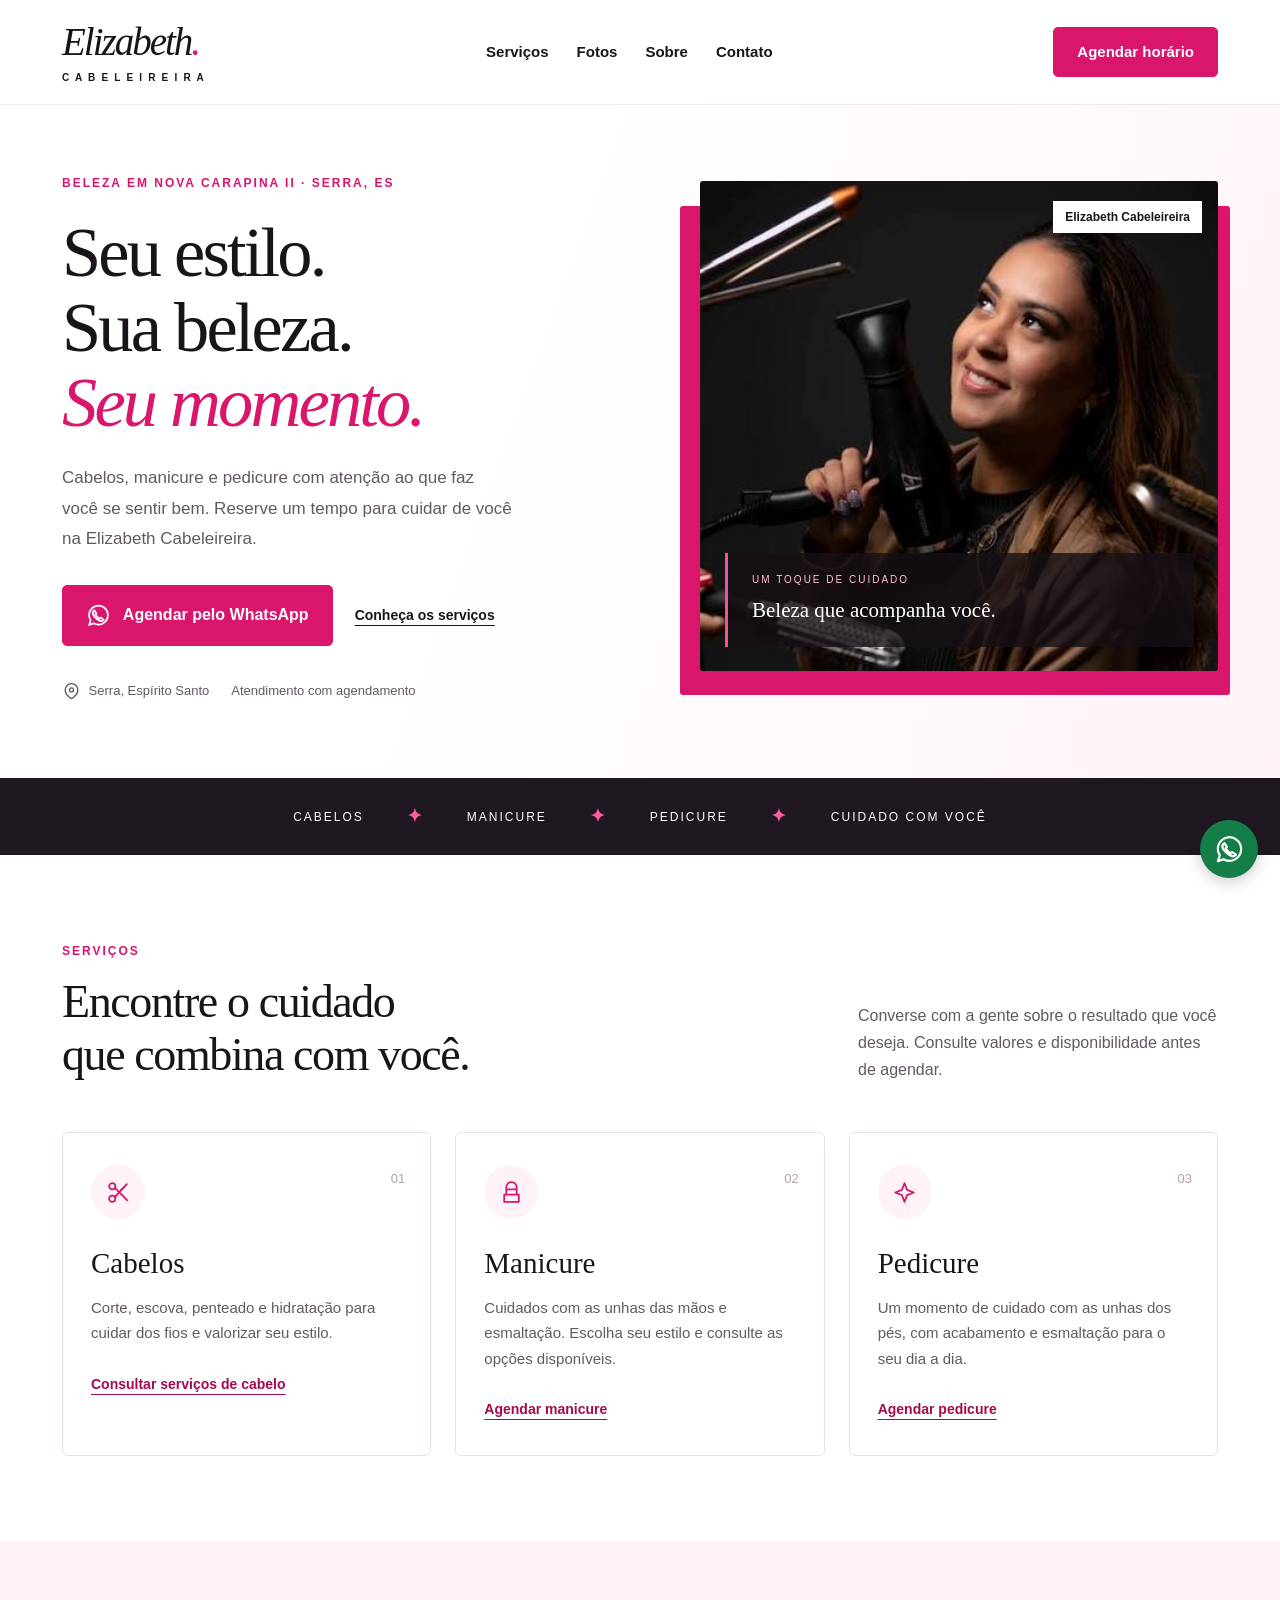
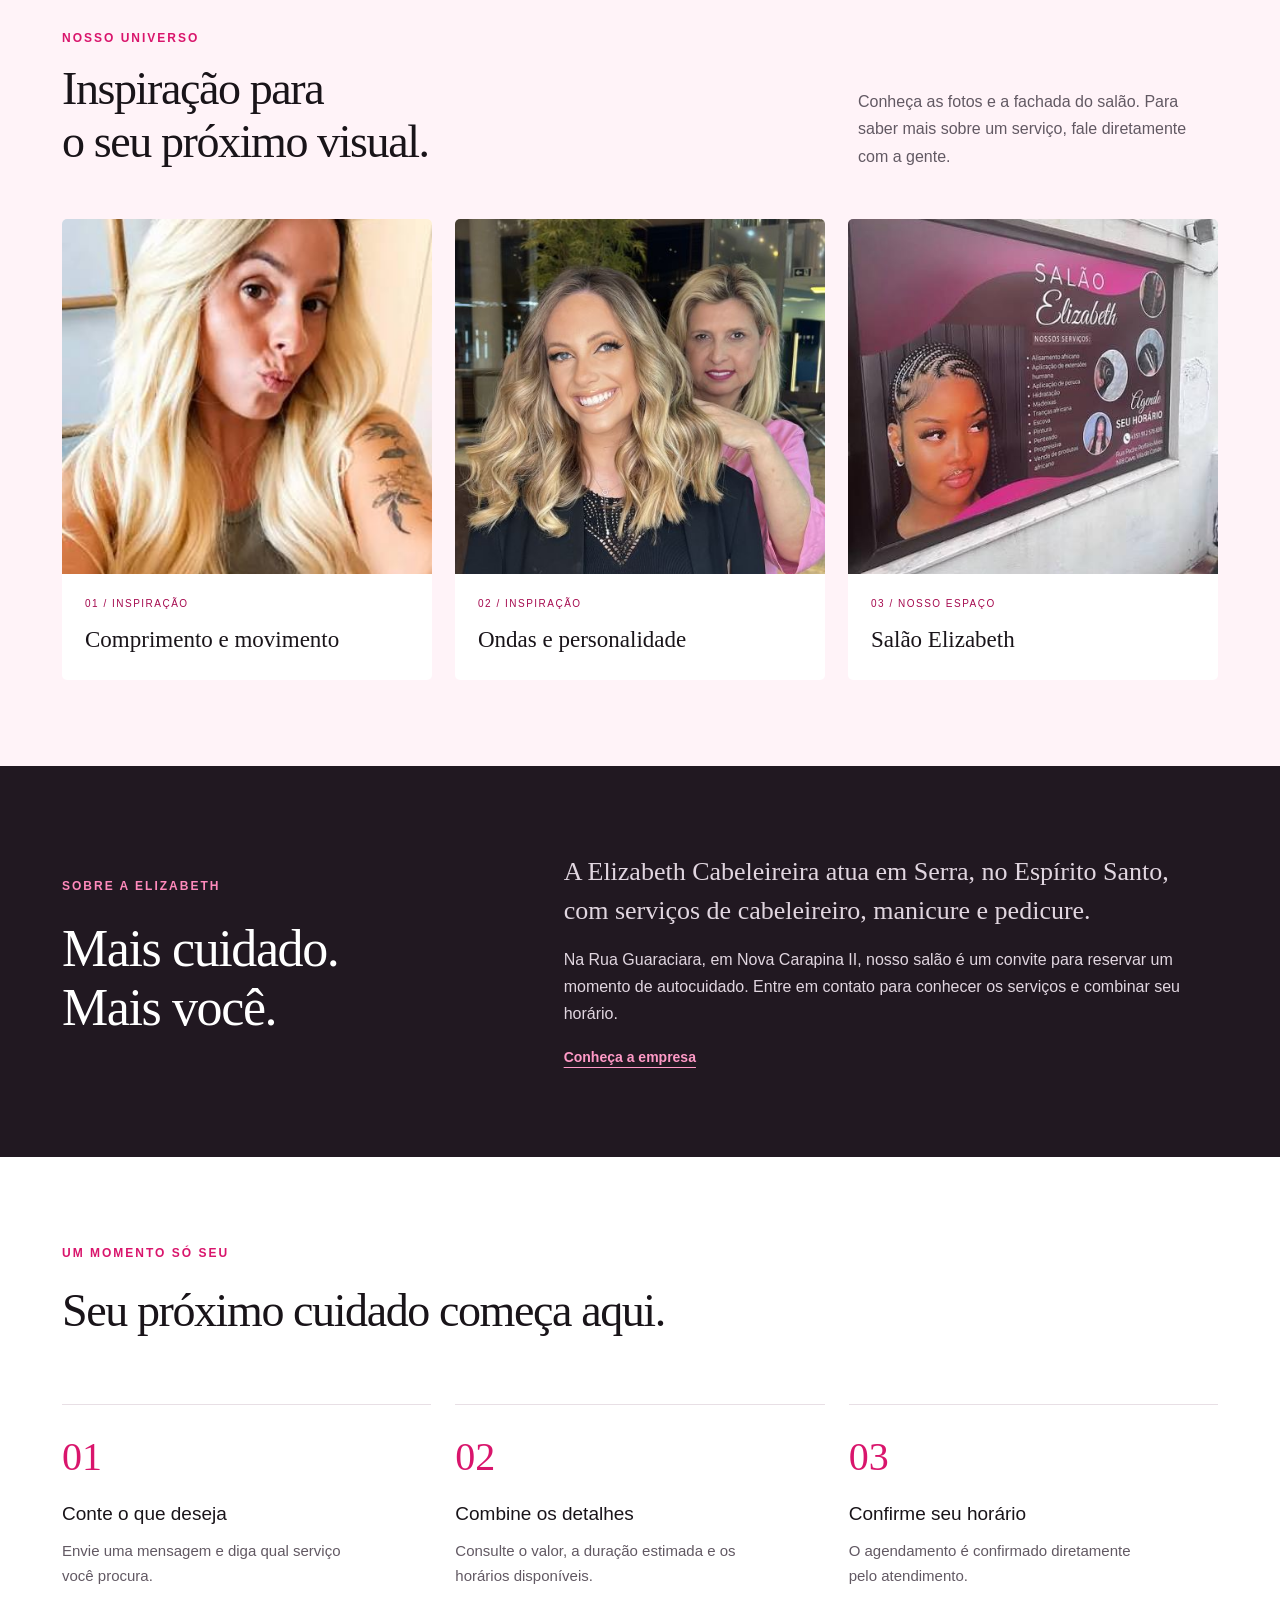
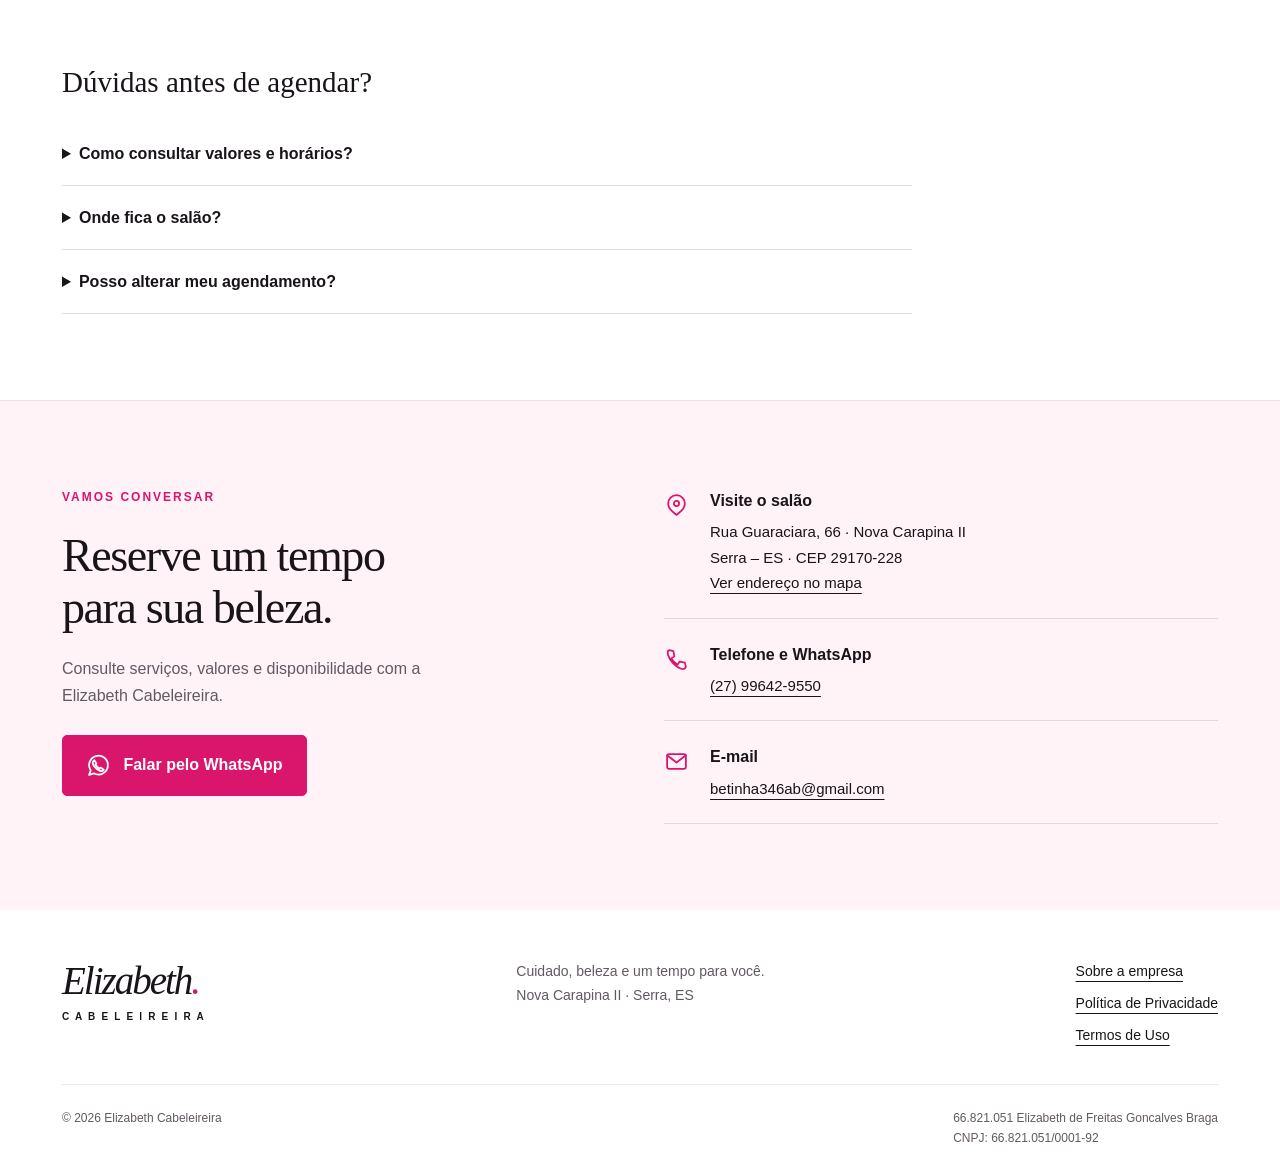
<file: index.html>
<!doctype html><html lang="pt-BR"><head><meta charset="utf-8"><meta name="viewport" content="width=device-width, initial-scale=1"><title>Cabelos, manicure e pedicure em Serra | Elizabeth Cabeleireira</title><meta name="description" content="Elizabeth Cabeleireira em Nova Carapina II, Serra ES. Conheça os serviços de cabelo, manicure e pedicure e agende pelo WhatsApp."><meta name="theme-color" content="#d9156c"><link rel="icon" href="assets/favicon.svg" type="image/svg+xml"><link rel="stylesheet" href="assets/bootstrap.min.css"><link rel="stylesheet" href="assets/style.css"></head><body><a class="skip" href="#principal">Pular para o conteúdo</a><header class="site-header"><div class="container nav-wrap"><a class="brand" href="index.html" aria-label="Elizabeth Cabeleireira — início"><span class="brand-name">Elizabeth<span class="brand-dot">.</span></span><span class="brand-sub">C A B E L E I R E I R A</span></a><nav aria-label="Navegação principal"><a href="index.html#servicos">Serviços</a><a href="index.html#galeria">Fotos</a><a href="sobre.html">Sobre</a><a href="index.html#contato">Contato</a></nav><a class="btn btn-pink nav-cta" href="https://wa.me/5527996429550?text=Ol%C3%A1%21%20Gostaria%20de%20consultar%20os%20servi%C3%A7os%20e%20agendar%20um%20hor%C3%A1rio.">Agendar horário</a></div></header><main id="principal"><section class="hero"><div class="container"><div class="row align-items-center gy-5"><div class="col-lg-6 hero-copy"><p class="eyebrow">BELEZA EM NOVA CARAPINA II · SERRA, ES</p><h1>Seu estilo.<br>Sua beleza.<br><em>Seu momento.</em></h1><p class="hero-description">Cabelos, manicure e pedicure com atenção ao que faz você se sentir bem. Reserve um tempo para cuidar de você na Elizabeth Cabeleireira.</p><div class="hero-actions"><a class="btn btn-pink btn-lg" href="https://wa.me/5527996429550?text=Ol%C3%A1%21%20Gostaria%20de%20consultar%20os%20servi%C3%A7os%20e%20agendar%20um%20hor%C3%A1rio."><svg class="icon" viewBox="0 0 24 24" fill="none" stroke="currentColor" stroke-width="1.7" stroke-linecap="round" stroke-linejoin="round" aria-hidden="true"><path d="M21 11.5a9 9 0 0 1-13.5 8L3 21l1.5-4.5A9 9 0 1 1 21 11.5Z"/><path d="m8 7 2 3-1 1c1 2 2 3 4 4l1-1 3 2c-2 3-6 0-8-2s-4-5-1-7Z"/></svg> Agendar pelo WhatsApp</a><a class="text-link" href="#servicos">Conheça os serviços</a></div><div class="hero-meta"><span><svg class="icon" viewBox="0 0 24 24" fill="none" stroke="currentColor" stroke-width="1.7" stroke-linecap="round" stroke-linejoin="round" aria-hidden="true"><path d="M20 10c0 6-8 11-8 11S4 16 4 10a8 8 0 1 1 16 0Z"/><circle cx="12" cy="10" r="2.5"/></svg> Serra, Espírito Santo</span><span>Atendimento com agendamento</span></div></div><div class="col-lg-6"><div class="hero-photo"><img src="assets/profissional.jpg" alt="Profissional com secador e acessórios de cabelo" width="447" height="447" fetchpriority="high"><div class="photo-caption"><span>UM TOQUE DE CUIDADO</span><strong>Beleza que acompanha você.</strong></div><span class="photo-tag">Elizabeth Cabeleireira</span></div></div></div></div></section><div class="service-ribbon" aria-hidden="true"><span>CABELOS</span><b>✦</b><span>MANICURE</span><b>✦</b><span>PEDICURE</span><b>✦</b><span>CUIDADO COM VOCÊ</span></div><section id="servicos" class="section"><div class="container"><div class="section-heading"><div><p class="eyebrow">SERVIÇOS</p><h2>Encontre o cuidado<br>que combina com você.</h2></div><p>Converse com a gente sobre o resultado que você deseja. Consulte valores e disponibilidade antes de agendar.</p></div><div class="row g-4"><div class="col-md-4"><article class="service-card"><span class="service-icon"><svg class="icon" viewBox="0 0 24 24" fill="none" stroke="currentColor" stroke-width="1.7" stroke-linecap="round" stroke-linejoin="round" aria-hidden="true"><circle cx="6" cy="6" r="3"/><circle cx="6" cy="18" r="3"/><path d="m8.5 7.5 12 12M8.5 16.5 20 4M14 10l6-6"/></svg></span><span class="card-number">01</span><h3>Cabelos</h3><p>Corte, escova, penteado e hidratação para cuidar dos fios e valorizar seu estilo.</p><a href="https://wa.me/5527996429550?text=Ol%C3%A1%21%20Gostaria%20de%20consultar%20os%20servi%C3%A7os%20e%20agendar%20um%20hor%C3%A1rio.">Consultar serviços de cabelo</a></article></div><div class="col-md-4"><article class="service-card"><span class="service-icon"><svg class="icon" viewBox="0 0 24 24" fill="none" stroke="currentColor" stroke-width="1.7" stroke-linecap="round" stroke-linejoin="round" aria-hidden="true"><path d="M7 14V7a5 5 0 0 1 10 0v7M7 9h10M5 14h14v7H5z"/></svg></span><span class="card-number">02</span><h3>Manicure</h3><p>Cuidados com as unhas das mãos e esmaltação. Escolha seu estilo e consulte as opções disponíveis.</p><a href="https://wa.me/5527996429550?text=Ol%C3%A1%21%20Gostaria%20de%20consultar%20os%20servi%C3%A7os%20e%20agendar%20um%20hor%C3%A1rio.">Agendar manicure</a></article></div><div class="col-md-4"><article class="service-card"><span class="service-icon"><svg class="icon" viewBox="0 0 24 24" fill="none" stroke="currentColor" stroke-width="1.7" stroke-linecap="round" stroke-linejoin="round" aria-hidden="true"><path d="m12 3 2.5 6.5L21 12l-6.5 2.5L12 21l-2.5-6.5L3 12l6.5-2.5L12 3Z"/></svg></span><span class="card-number">03</span><h3>Pedicure</h3><p>Um momento de cuidado com as unhas dos pés, com acabamento e esmaltação para o seu dia a dia.</p><a href="https://wa.me/5527996429550?text=Ol%C3%A1%21%20Gostaria%20de%20consultar%20os%20servi%C3%A7os%20e%20agendar%20um%20hor%C3%A1rio.">Agendar pedicure</a></article></div></div></div></section><section id="galeria" class="section gallery-section"><div class="container"><div class="section-heading"><div><p class="eyebrow">NOSSO UNIVERSO</p><h2>Inspiração para<br>o seu próximo visual.</h2></div><p>Conheça as fotos e a fachada do salão. Para saber mais sobre um serviço, fale diretamente com a gente.</p></div><div class="gallery-grid"><figure class="gallery-item"><img src="assets/cabelo-longo.jpg" alt="Foto enviada de cabelo longo e loiro" width="335" height="597" loading="lazy"><figcaption><span>01 / INSPIRAÇÃO</span><strong>Comprimento e movimento</strong></figcaption></figure><figure class="gallery-item"><img src="assets/cabelo-ondas.jpg" alt="Foto enviada de cabelo loiro com ondas, com duas mulheres no salão" width="450" height="600" loading="lazy"><figcaption><span>02 / INSPIRAÇÃO</span><strong>Ondas e personalidade</strong></figcaption></figure><figure class="gallery-item"><img src="assets/fachada.jpg" alt="Fachada com a placa Salão Elizabeth" width="447" height="447" loading="lazy"><figcaption><span>03 / NOSSO ESPAÇO</span><strong>Salão Elizabeth</strong></figcaption></figure></div></div></section><section class="about-section section"><div class="container"><div class="row align-items-center g-5"><div class="col-lg-5"><p class="eyebrow">SOBRE A ELIZABETH</p><h2>Mais cuidado.<br>Mais você.</h2></div><div class="col-lg-7"><p class="large-copy">A Elizabeth Cabeleireira atua em Serra, no Espírito Santo, com serviços de cabeleireiro, manicure e pedicure.</p><p>Na Rua Guaraciara, em Nova Carapina II, nosso salão é um convite para reservar um momento de autocuidado. Entre em contato para conhecer os serviços e combinar seu horário.</p><a class="text-link" href="sobre.html">Conheça a empresa</a></div></div></div></section><section class="section" id="agendamento"><div class="container"><p class="eyebrow">UM MOMENTO SÓ SEU</p><h2>Seu próximo cuidado começa aqui.</h2><div class="row g-4 steps"><div class="col-md-4"><span>01</span><h3>Conte o que deseja</h3><p>Envie uma mensagem e diga qual serviço você procura.</p></div><div class="col-md-4"><span>02</span><h3>Combine os detalhes</h3><p>Consulte o valor, a duração estimada e os horários disponíveis.</p></div><div class="col-md-4"><span>03</span><h3>Confirme seu horário</h3><p>O agendamento é confirmado diretamente pelo atendimento.</p></div></div><div class="faq"><h3>Dúvidas antes de agendar?</h3><details><summary>Como consultar valores e horários?</summary><p>Entre em contato pelo WhatsApp (27) 99642-9550 e informe o serviço desejado. Os valores e horários serão confirmados no atendimento.</p></details><details><summary>Onde fica o salão?</summary><p>Rua Guaraciara, 66, Nova Carapina II, Serra – ES, CEP 29170-228.</p></details><details><summary>Posso alterar meu agendamento?</summary><p>Fale pelo WhatsApp com antecedência para consultar a possibilidade de remarcação e combinar um novo horário.</p></details></div></div></section><section class="contact-section section" id="contato"><div class="container"><div class="row g-5"><div class="col-lg-6"><p class="eyebrow">VAMOS CONVERSAR</p><h2>Reserve um tempo<br>para sua beleza.</h2><p>Consulte serviços, valores e disponibilidade com a Elizabeth Cabeleireira.</p><a class="btn btn-pink btn-lg" href="https://wa.me/5527996429550?text=Ol%C3%A1%21%20Gostaria%20de%20consultar%20os%20servi%C3%A7os%20e%20agendar%20um%20hor%C3%A1rio."><svg class="icon" viewBox="0 0 24 24" fill="none" stroke="currentColor" stroke-width="1.7" stroke-linecap="round" stroke-linejoin="round" aria-hidden="true"><path d="M21 11.5a9 9 0 0 1-13.5 8L3 21l1.5-4.5A9 9 0 1 1 21 11.5Z"/><path d="m8 7 2 3-1 1c1 2 2 3 4 4l1-1 3 2c-2 3-6 0-8-2s-4-5-1-7Z"/></svg> Falar pelo WhatsApp</a></div><div class="col-lg-6"><div class="contact-list"><div><svg class="icon" viewBox="0 0 24 24" fill="none" stroke="currentColor" stroke-width="1.7" stroke-linecap="round" stroke-linejoin="round" aria-hidden="true"><path d="M20 10c0 6-8 11-8 11S4 16 4 10a8 8 0 1 1 16 0Z"/><circle cx="12" cy="10" r="2.5"/></svg><span><strong>Visite o salão</strong>Rua Guaraciara, 66 · Nova Carapina II<br>Serra – ES · CEP 29170-228<br><a href="https://www.google.com/maps/search/?api=1&amp;query=Rua%20Guaraciara%2066%20Nova%20Carapina%20II%20Serra%20ES" target="_blank" rel="noopener noreferrer">Ver endereço no mapa</a></span></div><div><svg class="icon" viewBox="0 0 24 24" fill="none" stroke="currentColor" stroke-width="1.7" stroke-linecap="round" stroke-linejoin="round" aria-hidden="true"><path d="m5 3 4 1 1 5-3 2c2 3 3 4 6 6l2-3 5 1 1 4c-1 4-7 2-12-3S2 4 5 3Z"/></svg><span><strong>Telefone e WhatsApp</strong><a href="tel:+5527996429550">(27) 99642-9550</a></span></div><div><svg class="icon" viewBox="0 0 24 24" fill="none" stroke="currentColor" stroke-width="1.7" stroke-linecap="round" stroke-linejoin="round" aria-hidden="true"><rect x="3" y="5" width="18" height="14" rx="2"/><path d="m3 6 9 7 9-7"/></svg><span><strong>E-mail</strong><a href="mailto:betinha346ab@gmail.com">betinha346ab@gmail.com</a></span></div></div></div></div></div></section></main><footer><div class="container"><div class="footer-top"><a class="brand" href="index.html"><span class="brand-name">Elizabeth<span class="brand-dot">.</span></span><span class="brand-sub">C A B E L E I R E I R A</span></a><p>Cuidado, beleza e um tempo para você.<br>Nova Carapina II · Serra, ES</p><div class="footer-links"><a href="sobre.html">Sobre a empresa</a><a href="politica-de-privacidade.html">Política de Privacidade</a><a href="termos-de-uso.html">Termos de Uso</a></div></div><div class="footer-bottom"><span>© 2026 Elizabeth Cabeleireira</span><span>66.821.051 Elizabeth de Freitas Goncalves Braga<br>CNPJ: 66.821.051/0001-92</span></div></div></footer><a class="floating-wa" href="https://wa.me/5527996429550?text=Ol%C3%A1%21%20Gostaria%20de%20consultar%20os%20servi%C3%A7os%20e%20agendar%20um%20hor%C3%A1rio." aria-label="Fale pelo WhatsApp"><svg class="icon" viewBox="0 0 24 24" fill="none" stroke="currentColor" stroke-width="1.7" stroke-linecap="round" stroke-linejoin="round" aria-hidden="true"><path d="M21 11.5a9 9 0 0 1-13.5 8L3 21l1.5-4.5A9 9 0 1 1 21 11.5Z"/><path d="m8 7 2 3-1 1c1 2 2 3 4 4l1-1 3 2c-2 3-6 0-8-2s-4-5-1-7Z"/></svg></a></body></html>
</file>
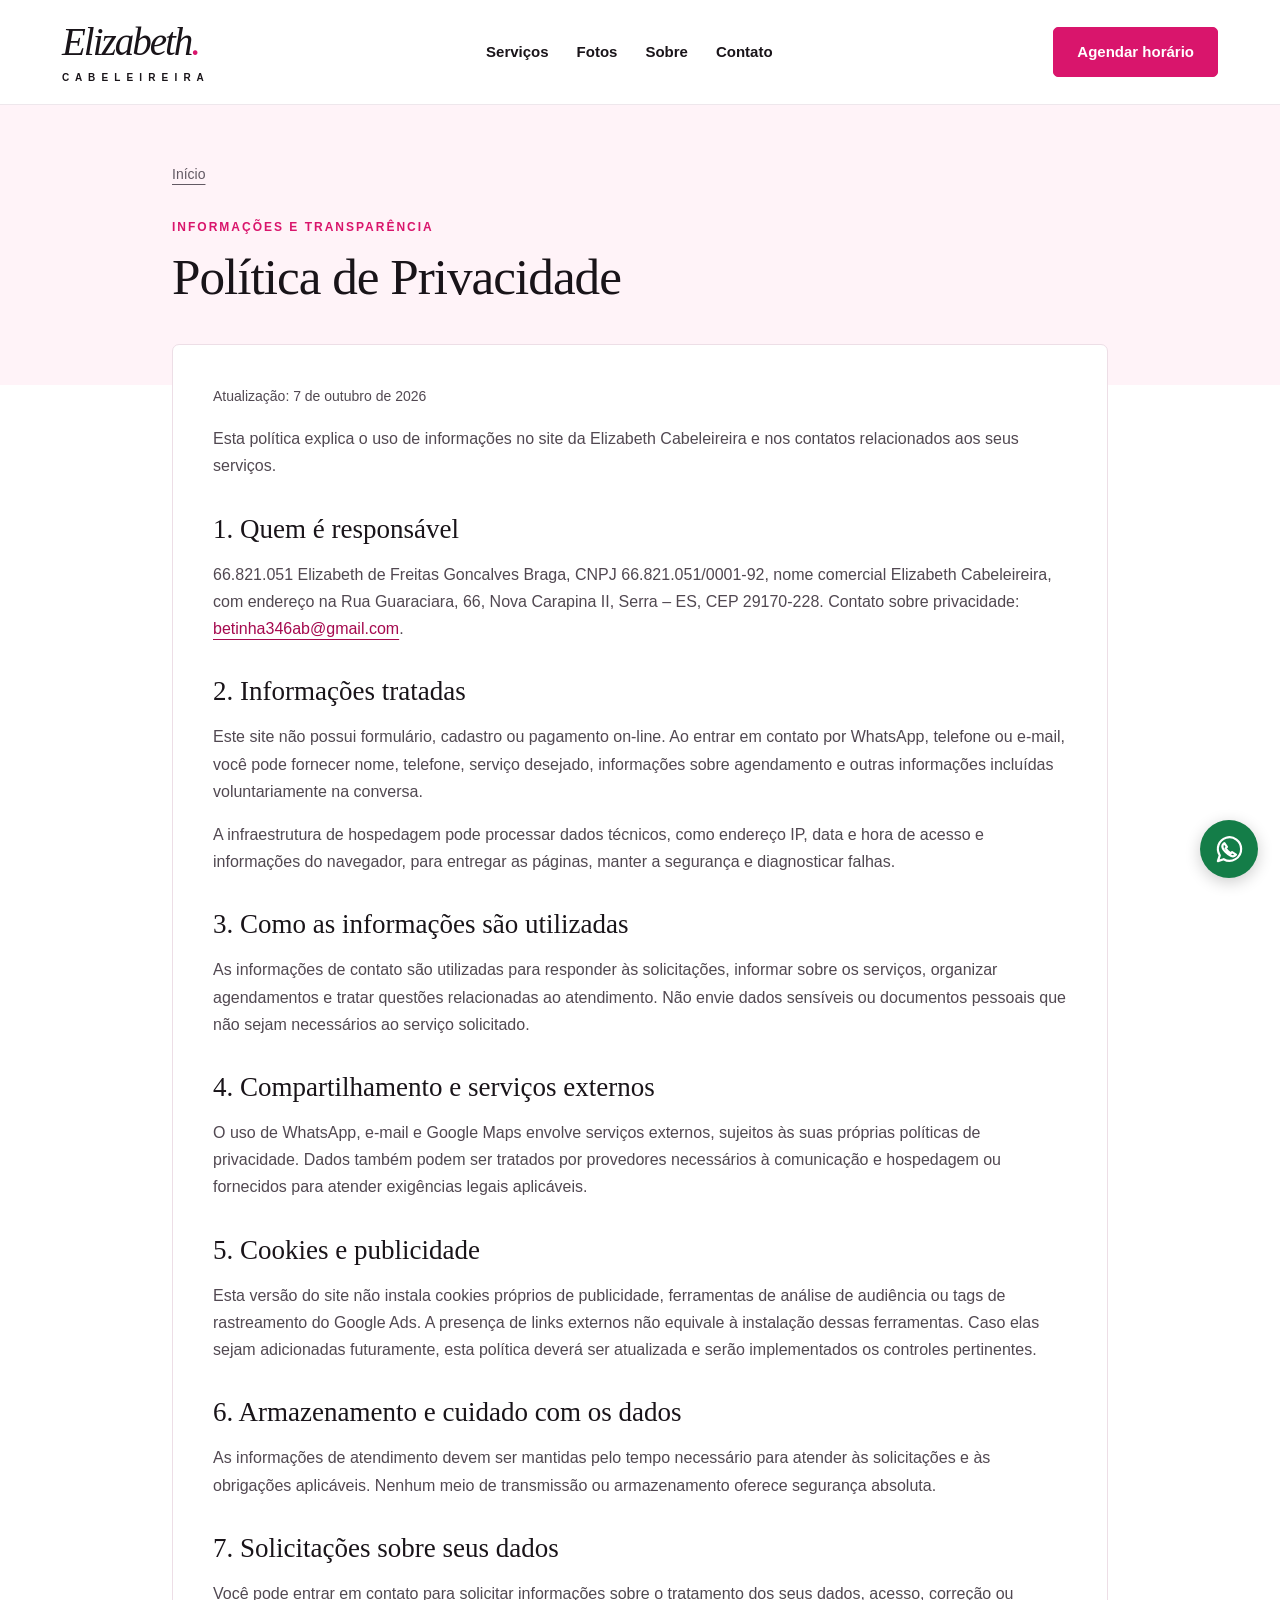
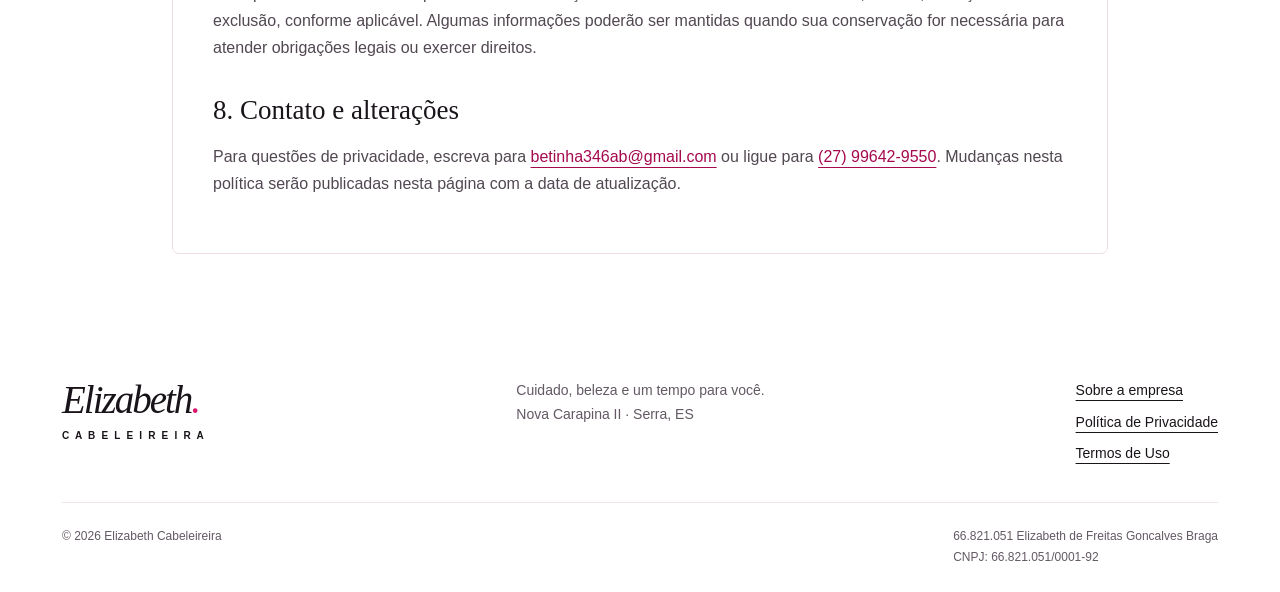
<file: politica-de-privacidade.html>
<!doctype html><html lang="pt-BR"><head><meta charset="utf-8"><meta name="viewport" content="width=device-width, initial-scale=1"><title>Política de Privacidade | Elizabeth Cabeleireira</title><meta name="description" content="Política de Privacidade — Elizabeth Cabeleireira, Serra ES."><meta name="theme-color" content="#d9156c"><link rel="icon" href="assets/favicon.svg" type="image/svg+xml"><link rel="stylesheet" href="assets/bootstrap.min.css"><link rel="stylesheet" href="assets/style.css"></head><body><a class="skip" href="#principal">Pular para o conteúdo</a><header class="site-header"><div class="container nav-wrap"><a class="brand" href="index.html" aria-label="Elizabeth Cabeleireira — início"><span class="brand-name">Elizabeth<span class="brand-dot">.</span></span><span class="brand-sub">C A B E L E I R E I R A</span></a><nav aria-label="Navegação principal"><a href="index.html#servicos">Serviços</a><a href="index.html#galeria">Fotos</a><a href="sobre.html">Sobre</a><a href="index.html#contato">Contato</a></nav><a class="btn btn-pink nav-cta" href="https://wa.me/5527996429550?text=Ol%C3%A1%21%20Gostaria%20de%20consultar%20os%20servi%C3%A7os%20e%20agendar%20um%20hor%C3%A1rio.">Agendar horário</a></div></header><main id="principal" class="document-main"><div class="container"><div class="document-heading"><a href="index.html">Início</a><p class="eyebrow">INFORMAÇÕES E TRANSPARÊNCIA</p><h1>Política de Privacidade</h1></div><article class="document-content"><p class="document-date">Atualização: 7 de outubro de 2026</p><p>Esta política explica o uso de informações no site da Elizabeth Cabeleireira e nos contatos relacionados aos seus serviços.</p><h2>1. Quem é responsável</h2><p>66.821.051 Elizabeth de Freitas Goncalves Braga, CNPJ 66.821.051/0001-92, nome comercial Elizabeth Cabeleireira, com endereço na Rua Guaraciara, 66, Nova Carapina II, Serra – ES, CEP 29170-228. Contato sobre privacidade: <a href="mailto:betinha346ab@gmail.com">betinha346ab@gmail.com</a>.</p><h2>2. Informações tratadas</h2><p>Este site não possui formulário, cadastro ou pagamento on-line. Ao entrar em contato por WhatsApp, telefone ou e-mail, você pode fornecer nome, telefone, serviço desejado, informações sobre agendamento e outras informações incluídas voluntariamente na conversa.</p><p>A infraestrutura de hospedagem pode processar dados técnicos, como endereço IP, data e hora de acesso e informações do navegador, para entregar as páginas, manter a segurança e diagnosticar falhas.</p><h2>3. Como as informações são utilizadas</h2><p>As informações de contato são utilizadas para responder às solicitações, informar sobre os serviços, organizar agendamentos e tratar questões relacionadas ao atendimento. Não envie dados sensíveis ou documentos pessoais que não sejam necessários ao serviço solicitado.</p><h2>4. Compartilhamento e serviços externos</h2><p>O uso de WhatsApp, e-mail e Google Maps envolve serviços externos, sujeitos às suas próprias políticas de privacidade. Dados também podem ser tratados por provedores necessários à comunicação e hospedagem ou fornecidos para atender exigências legais aplicáveis.</p><h2>5. Cookies e publicidade</h2><p>Esta versão do site não instala cookies próprios de publicidade, ferramentas de análise de audiência ou tags de rastreamento do Google Ads. A presença de links externos não equivale à instalação dessas ferramentas. Caso elas sejam adicionadas futuramente, esta política deverá ser atualizada e serão implementados os controles pertinentes.</p><h2>6. Armazenamento e cuidado com os dados</h2><p>As informações de atendimento devem ser mantidas pelo tempo necessário para atender às solicitações e às obrigações aplicáveis. Nenhum meio de transmissão ou armazenamento oferece segurança absoluta.</p><h2>7. Solicitações sobre seus dados</h2><p>Você pode entrar em contato para solicitar informações sobre o tratamento dos seus dados, acesso, correção ou exclusão, conforme aplicável. Algumas informações poderão ser mantidas quando sua conservação for necessária para atender obrigações legais ou exercer direitos.</p><h2>8. Contato e alterações</h2><p>Para questões de privacidade, escreva para <a href="mailto:betinha346ab@gmail.com">betinha346ab@gmail.com</a> ou ligue para <a href="tel:+5527996429550">(27) 99642-9550</a>. Mudanças nesta política serão publicadas nesta página com a data de atualização.</p></article></div></main><footer><div class="container"><div class="footer-top"><a class="brand" href="index.html"><span class="brand-name">Elizabeth<span class="brand-dot">.</span></span><span class="brand-sub">C A B E L E I R E I R A</span></a><p>Cuidado, beleza e um tempo para você.<br>Nova Carapina II · Serra, ES</p><div class="footer-links"><a href="sobre.html">Sobre a empresa</a><a href="politica-de-privacidade.html">Política de Privacidade</a><a href="termos-de-uso.html">Termos de Uso</a></div></div><div class="footer-bottom"><span>© 2026 Elizabeth Cabeleireira</span><span>66.821.051 Elizabeth de Freitas Goncalves Braga<br>CNPJ: 66.821.051/0001-92</span></div></div></footer><a class="floating-wa" href="https://wa.me/5527996429550?text=Ol%C3%A1%21%20Gostaria%20de%20consultar%20os%20servi%C3%A7os%20e%20agendar%20um%20hor%C3%A1rio." aria-label="Fale pelo WhatsApp"><svg class="icon" viewBox="0 0 24 24" fill="none" stroke="currentColor" stroke-width="1.7" stroke-linecap="round" stroke-linejoin="round" aria-hidden="true"><path d="M21 11.5a9 9 0 0 1-13.5 8L3 21l1.5-4.5A9 9 0 1 1 21 11.5Z"/><path d="m8 7 2 3-1 1c1 2 2 3 4 4l1-1 3 2c-2 3-6 0-8-2s-4-5-1-7Z"/></svg></a></body></html>
</file>
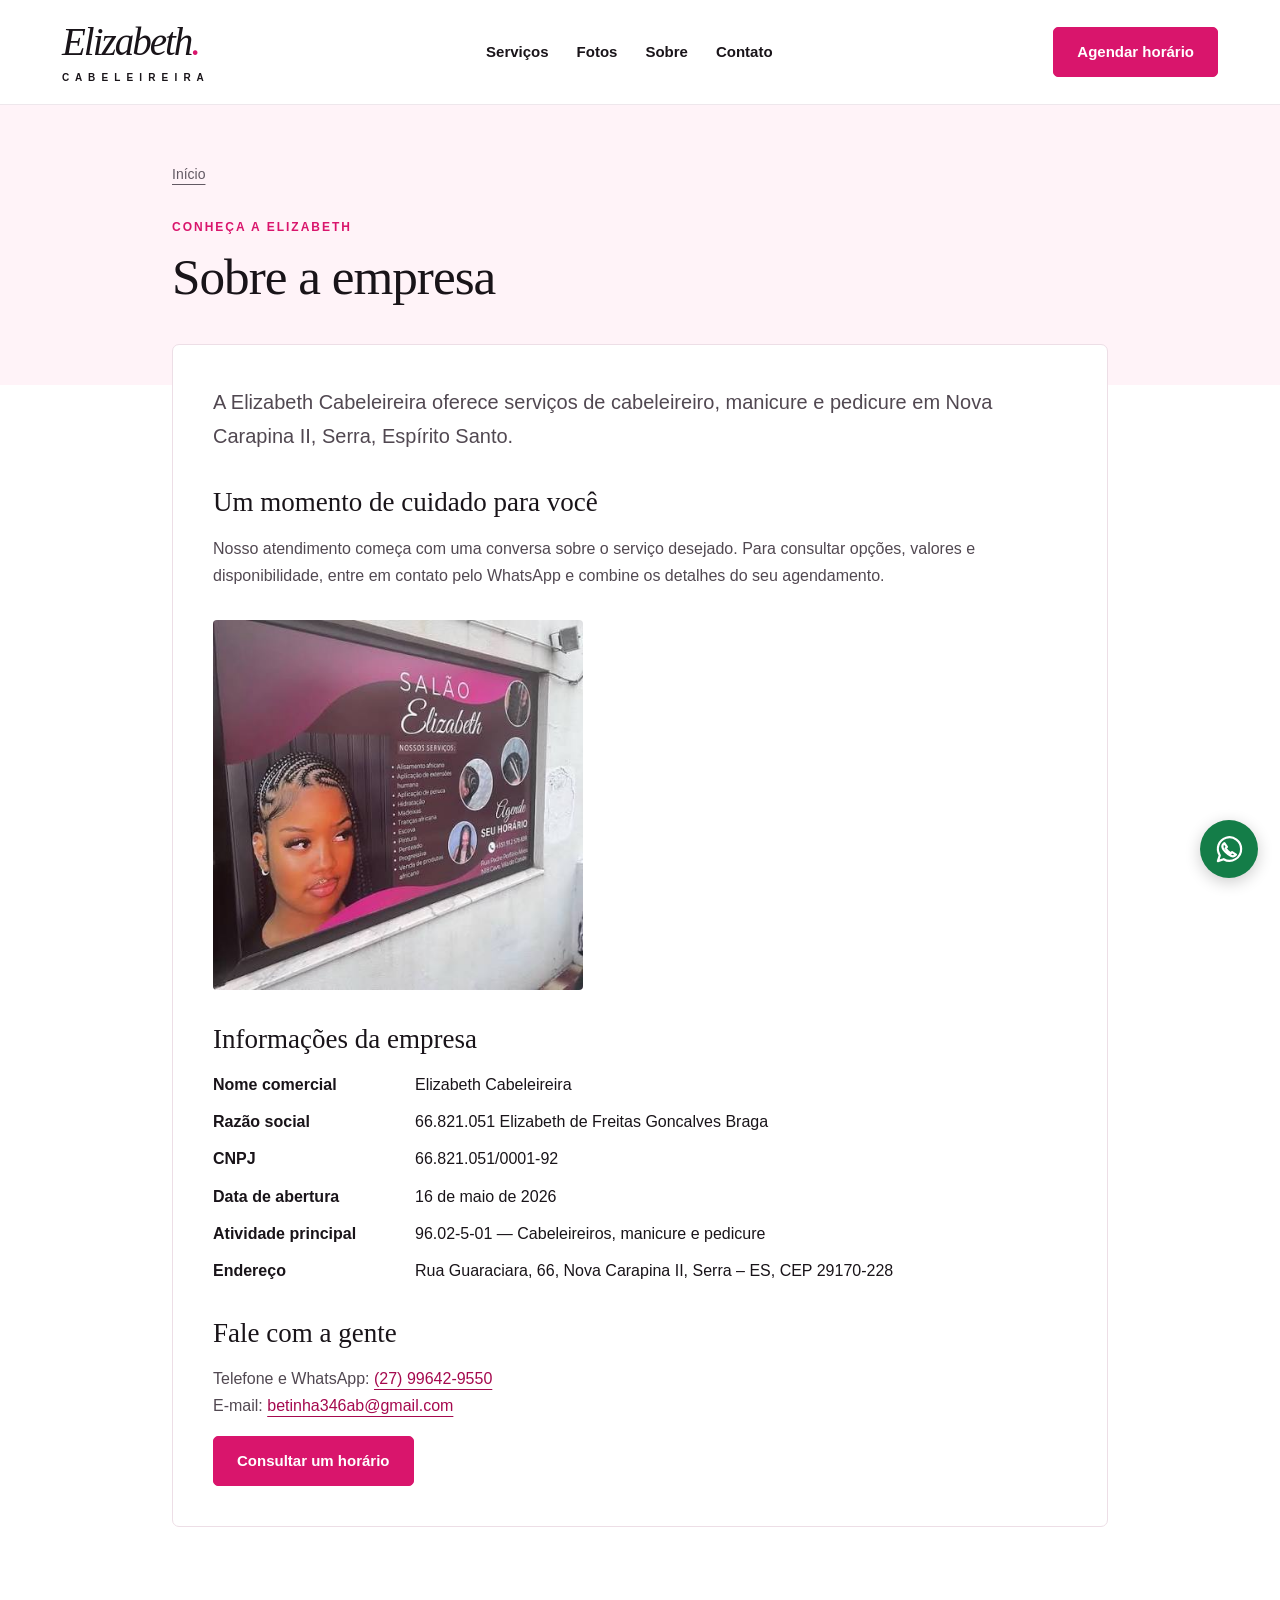
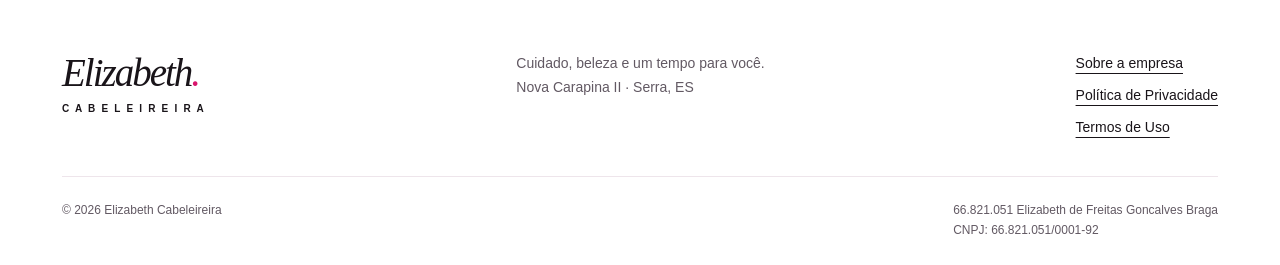
<file: sobre.html>
<!doctype html><html lang="pt-BR"><head><meta charset="utf-8"><meta name="viewport" content="width=device-width, initial-scale=1"><title>Sobre a empresa | Elizabeth Cabeleireira</title><meta name="description" content="Sobre a empresa — Elizabeth Cabeleireira, Serra ES."><meta name="theme-color" content="#d9156c"><link rel="icon" href="assets/favicon.svg" type="image/svg+xml"><link rel="stylesheet" href="assets/bootstrap.min.css"><link rel="stylesheet" href="assets/style.css"></head><body><a class="skip" href="#principal">Pular para o conteúdo</a><header class="site-header"><div class="container nav-wrap"><a class="brand" href="index.html" aria-label="Elizabeth Cabeleireira — início"><span class="brand-name">Elizabeth<span class="brand-dot">.</span></span><span class="brand-sub">C A B E L E I R E I R A</span></a><nav aria-label="Navegação principal"><a href="index.html#servicos">Serviços</a><a href="index.html#galeria">Fotos</a><a href="sobre.html">Sobre</a><a href="index.html#contato">Contato</a></nav><a class="btn btn-pink nav-cta" href="https://wa.me/5527996429550?text=Ol%C3%A1%21%20Gostaria%20de%20consultar%20os%20servi%C3%A7os%20e%20agendar%20um%20hor%C3%A1rio.">Agendar horário</a></div></header><main id="principal" class="document-main"><div class="container"><div class="document-heading"><a href="index.html">Início</a><p class="eyebrow">CONHEÇA A ELIZABETH</p><h1>Sobre a empresa</h1></div><article class="document-content"><p class="lead">A Elizabeth Cabeleireira oferece serviços de cabeleireiro, manicure e pedicure em Nova Carapina II, Serra, Espírito Santo.</p><h2>Um momento de cuidado para você</h2><p>Nosso atendimento começa com uma conversa sobre o serviço desejado. Para consultar opções, valores e disponibilidade, entre em contato pelo WhatsApp e combine os detalhes do seu agendamento.</p><img class="about-photo" src="assets/fachada.jpg" alt="Fachada do Salão Elizabeth" width="447" height="447"><h2>Informações da empresa</h2><dl class="business-data"><dt>Nome comercial</dt><dd>Elizabeth Cabeleireira</dd><dt>Razão social</dt><dd>66.821.051 Elizabeth de Freitas Goncalves Braga</dd><dt>CNPJ</dt><dd>66.821.051/0001-92</dd><dt>Data de abertura</dt><dd>16 de maio de 2026</dd><dt>Atividade principal</dt><dd>96.02-5-01 — Cabeleireiros, manicure e pedicure</dd><dt>Endereço</dt><dd>Rua Guaraciara, 66, Nova Carapina II, Serra – ES, CEP 29170-228</dd></dl><h2>Fale com a gente</h2><p>Telefone e WhatsApp: <a href="tel:+5527996429550">(27) 99642-9550</a><br>E-mail: <a href="mailto:betinha346ab@gmail.com">betinha346ab@gmail.com</a></p><a class="btn btn-pink" href="https://wa.me/5527996429550?text=Ol%C3%A1%21%20Gostaria%20de%20consultar%20os%20servi%C3%A7os%20e%20agendar%20um%20hor%C3%A1rio.">Consultar um horário</a></article></div></main><footer><div class="container"><div class="footer-top"><a class="brand" href="index.html"><span class="brand-name">Elizabeth<span class="brand-dot">.</span></span><span class="brand-sub">C A B E L E I R E I R A</span></a><p>Cuidado, beleza e um tempo para você.<br>Nova Carapina II · Serra, ES</p><div class="footer-links"><a href="sobre.html">Sobre a empresa</a><a href="politica-de-privacidade.html">Política de Privacidade</a><a href="termos-de-uso.html">Termos de Uso</a></div></div><div class="footer-bottom"><span>© 2026 Elizabeth Cabeleireira</span><span>66.821.051 Elizabeth de Freitas Goncalves Braga<br>CNPJ: 66.821.051/0001-92</span></div></div></footer><a class="floating-wa" href="https://wa.me/5527996429550?text=Ol%C3%A1%21%20Gostaria%20de%20consultar%20os%20servi%C3%A7os%20e%20agendar%20um%20hor%C3%A1rio." aria-label="Fale pelo WhatsApp"><svg class="icon" viewBox="0 0 24 24" fill="none" stroke="currentColor" stroke-width="1.7" stroke-linecap="round" stroke-linejoin="round" aria-hidden="true"><path d="M21 11.5a9 9 0 0 1-13.5 8L3 21l1.5-4.5A9 9 0 1 1 21 11.5Z"/><path d="m8 7 2 3-1 1c1 2 2 3 4 4l1-1 3 2c-2 3-6 0-8-2s-4-5-1-7Z"/></svg></a></body></html>
</file>
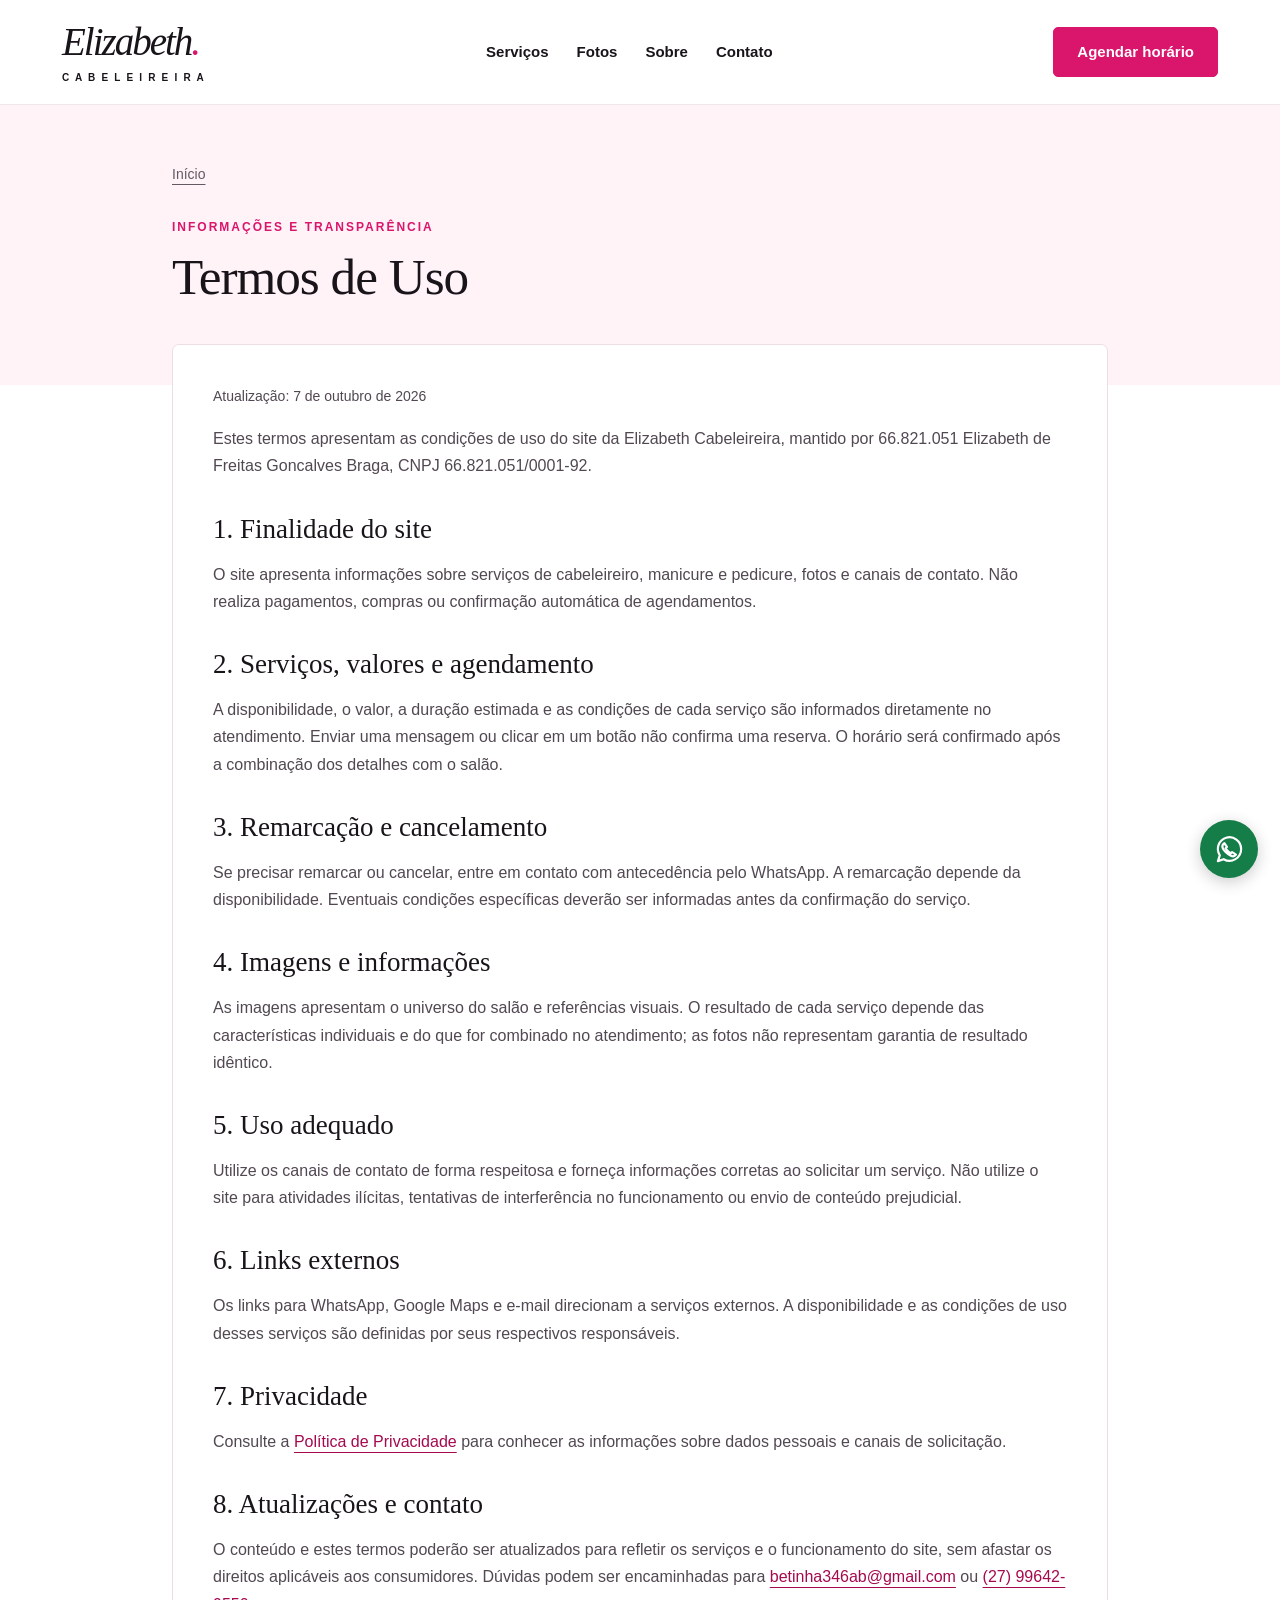
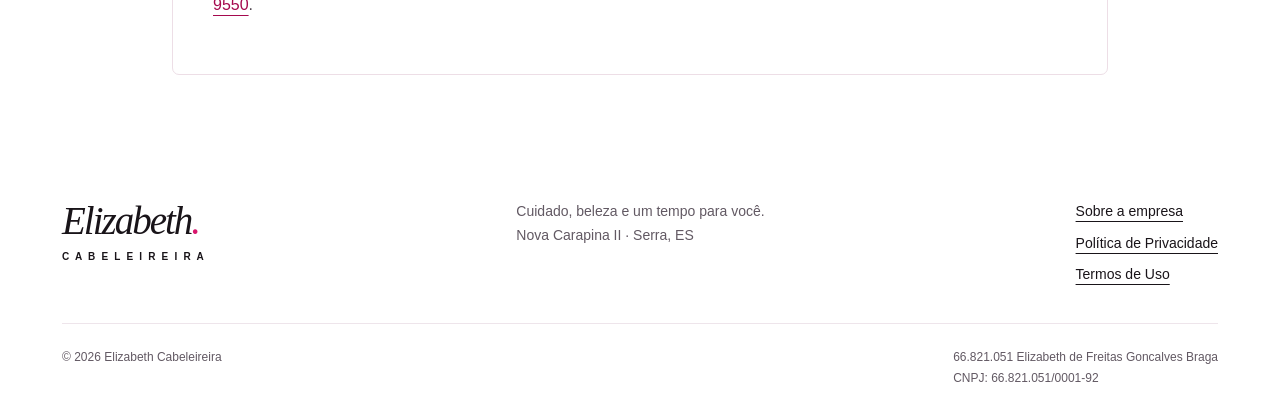
<file: termos-de-uso.html>
<!doctype html><html lang="pt-BR"><head><meta charset="utf-8"><meta name="viewport" content="width=device-width, initial-scale=1"><title>Termos de Uso | Elizabeth Cabeleireira</title><meta name="description" content="Termos de Uso — Elizabeth Cabeleireira, Serra ES."><meta name="theme-color" content="#d9156c"><link rel="icon" href="assets/favicon.svg" type="image/svg+xml"><link rel="stylesheet" href="assets/bootstrap.min.css"><link rel="stylesheet" href="assets/style.css"></head><body><a class="skip" href="#principal">Pular para o conteúdo</a><header class="site-header"><div class="container nav-wrap"><a class="brand" href="index.html" aria-label="Elizabeth Cabeleireira — início"><span class="brand-name">Elizabeth<span class="brand-dot">.</span></span><span class="brand-sub">C A B E L E I R E I R A</span></a><nav aria-label="Navegação principal"><a href="index.html#servicos">Serviços</a><a href="index.html#galeria">Fotos</a><a href="sobre.html">Sobre</a><a href="index.html#contato">Contato</a></nav><a class="btn btn-pink nav-cta" href="https://wa.me/5527996429550?text=Ol%C3%A1%21%20Gostaria%20de%20consultar%20os%20servi%C3%A7os%20e%20agendar%20um%20hor%C3%A1rio.">Agendar horário</a></div></header><main id="principal" class="document-main"><div class="container"><div class="document-heading"><a href="index.html">Início</a><p class="eyebrow">INFORMAÇÕES E TRANSPARÊNCIA</p><h1>Termos de Uso</h1></div><article class="document-content"><p class="document-date">Atualização: 7 de outubro de 2026</p><p>Estes termos apresentam as condições de uso do site da Elizabeth Cabeleireira, mantido por 66.821.051 Elizabeth de Freitas Goncalves Braga, CNPJ 66.821.051/0001-92.</p><h2>1. Finalidade do site</h2><p>O site apresenta informações sobre serviços de cabeleireiro, manicure e pedicure, fotos e canais de contato. Não realiza pagamentos, compras ou confirmação automática de agendamentos.</p><h2>2. Serviços, valores e agendamento</h2><p>A disponibilidade, o valor, a duração estimada e as condições de cada serviço são informados diretamente no atendimento. Enviar uma mensagem ou clicar em um botão não confirma uma reserva. O horário será confirmado após a combinação dos detalhes com o salão.</p><h2>3. Remarcação e cancelamento</h2><p>Se precisar remarcar ou cancelar, entre em contato com antecedência pelo WhatsApp. A remarcação depende da disponibilidade. Eventuais condições específicas deverão ser informadas antes da confirmação do serviço.</p><h2>4. Imagens e informações</h2><p>As imagens apresentam o universo do salão e referências visuais. O resultado de cada serviço depende das características individuais e do que for combinado no atendimento; as fotos não representam garantia de resultado idêntico.</p><h2>5. Uso adequado</h2><p>Utilize os canais de contato de forma respeitosa e forneça informações corretas ao solicitar um serviço. Não utilize o site para atividades ilícitas, tentativas de interferência no funcionamento ou envio de conteúdo prejudicial.</p><h2>6. Links externos</h2><p>Os links para WhatsApp, Google Maps e e-mail direcionam a serviços externos. A disponibilidade e as condições de uso desses serviços são definidas por seus respectivos responsáveis.</p><h2>7. Privacidade</h2><p>Consulte a <a href="politica-de-privacidade.html">Política de Privacidade</a> para conhecer as informações sobre dados pessoais e canais de solicitação.</p><h2>8. Atualizações e contato</h2><p>O conteúdo e estes termos poderão ser atualizados para refletir os serviços e o funcionamento do site, sem afastar os direitos aplicáveis aos consumidores. Dúvidas podem ser encaminhadas para <a href="mailto:betinha346ab@gmail.com">betinha346ab@gmail.com</a> ou <a href="tel:+5527996429550">(27) 99642-9550</a>.</p></article></div></main><footer><div class="container"><div class="footer-top"><a class="brand" href="index.html"><span class="brand-name">Elizabeth<span class="brand-dot">.</span></span><span class="brand-sub">C A B E L E I R E I R A</span></a><p>Cuidado, beleza e um tempo para você.<br>Nova Carapina II · Serra, ES</p><div class="footer-links"><a href="sobre.html">Sobre a empresa</a><a href="politica-de-privacidade.html">Política de Privacidade</a><a href="termos-de-uso.html">Termos de Uso</a></div></div><div class="footer-bottom"><span>© 2026 Elizabeth Cabeleireira</span><span>66.821.051 Elizabeth de Freitas Goncalves Braga<br>CNPJ: 66.821.051/0001-92</span></div></div></footer><a class="floating-wa" href="https://wa.me/5527996429550?text=Ol%C3%A1%21%20Gostaria%20de%20consultar%20os%20servi%C3%A7os%20e%20agendar%20um%20hor%C3%A1rio." aria-label="Fale pelo WhatsApp"><svg class="icon" viewBox="0 0 24 24" fill="none" stroke="currentColor" stroke-width="1.7" stroke-linecap="round" stroke-linejoin="round" aria-hidden="true"><path d="M21 11.5a9 9 0 0 1-13.5 8L3 21l1.5-4.5A9 9 0 1 1 21 11.5Z"/><path d="m8 7 2 3-1 1c1 2 2 3 4 4l1-1 3 2c-2 3-6 0-8-2s-4-5-1-7Z"/></svg></a></body></html>
</file>
<file: assets/style.css>
:root{--pink:#d9156c;--ink:#191419;--muted:#625963;--paper:#fff;--light:#fff3f8}*{box-sizing:border-box}html{scroll-behavior:smooth;scroll-padding-top:110px}body{font-family:Arial,Helvetica,sans-serif;color:var(--ink);font-size:16px;line-height:1.7;background:white}a{color:inherit;text-underline-offset:5px}a:hover{color:var(--pink)}a:focus-visible,summary:focus-visible{outline:3px solid #a2094c;outline-offset:5px}.container{max-width:1180px}.icon{width:25px;height:25px;flex-shrink:0;vertical-align:middle}.skip{position:absolute;left:16px;top:-100px;background:white;padding:12px;z-index:100}.skip:focus{top:12px}.site-header{background:#fff;border-bottom:1px solid #eee7ec}.nav-wrap{display:flex;align-items:center;justify-content:space-between;gap:24px;min-height:104px}.brand{text-decoration:none;display:inline-flex;flex-direction:column;color:var(--ink);line-height:1.1}.brand-name{font-family:Georgia,serif;font-size:39px;font-style:italic;letter-spacing:-2px}.brand-dot{color:var(--pink)}.brand-sub{font-size:10px;letter-spacing:1.7px;font-weight:700;padding-top:8px}.nav-wrap nav{display:flex;gap:28px}.nav-wrap nav a{text-decoration:none;font-size:15px;font-weight:600}.btn{border-radius:5px;font-size:15px;font-weight:700;padding:13px 23px}.btn-pink{color:white;background:var(--pink);border-color:var(--pink)}.btn-pink:hover,.btn-pink:focus{background:#af0b53;border-color:#af0b53;color:white}.btn-lg{padding:17px 23px;font-size:16px}.btn .icon{margin-right:8px}.hero{padding:68px 0 76px;background:linear-gradient(110deg,#fff 40%,#fff3f8)}.eyebrow{font-size:12px;font-weight:700;letter-spacing:2px;color:var(--pink);margin-bottom:22px}.hero h1{font-family:Georgia,serif;font-size:clamp(48px,5.5vw,72px);line-height:1.06;letter-spacing:-2.8px;font-weight:400;margin-bottom:24px}.hero h1 em{color:var(--pink);font-weight:400}.hero-description{max-width:450px;color:var(--muted);font-size:17px;line-height:1.8}.hero-actions{display:flex;align-items:center;gap:22px;flex-wrap:wrap;margin-top:30px}.text-link{font-size:14px;font-weight:700}.hero-meta{display:flex;gap:22px;flex-wrap:wrap;margin-top:34px;color:var(--muted);font-size:13px}.hero-meta .icon{width:19px;height:19px;margin-right:4px}.hero-photo{position:relative;margin-left:28px;padding:0 0 24px 20px}.hero-photo:before{content:"";position:absolute;inset:25px -12px 0 0;background:var(--pink);border-radius:3px}.hero-photo>img{position:relative;width:100%;height:490px;object-fit:cover;border-radius:3px}.photo-caption{position:absolute;bottom:48px;left:45px;right:24px;background:rgba(22,15,20,.8);color:#fff;padding:18px 24px;border-left:3px solid #f15397}.photo-caption span{display:block;font-size:10px;letter-spacing:2px;color:#ffc0da;margin-bottom:5px}.photo-caption strong{font-family:Georgia,serif;font-size:21px;font-weight:400}.photo-tag{position:absolute;right:16px;top:20px;background:#fff;padding:6px 12px;font-size:12px;font-weight:600}.service-ribbon{display:flex;justify-content:center;align-items:center;gap:43px;background:#201820;color:white;padding:23px 16px;font-size:12px;letter-spacing:2px}.service-ribbon b{color:#ff5c9e;font-size:18px}.section{padding:86px 0}.section h2{font-family:Georgia,serif;font-size:clamp(32px,3.8vw,46px);line-height:1.15;letter-spacing:-1.4px;font-weight:400}.section-heading{display:flex;justify-content:space-between;align-items:end;gap:40px;margin-bottom:42px}.section-heading>p{max-width:360px;color:var(--muted);margin:0 0 7px}.section-heading .eyebrow{margin-bottom:15px}.service-card{border:1px solid #eadfe5;padding:32px 28px;position:relative;height:100%;border-radius:6px;background:#fff}.service-icon{display:inline-flex;align-items:center;justify-content:center;width:54px;height:54px;background:var(--light);color:var(--pink);border-radius:50%;margin-bottom:27px}.card-number{position:absolute;right:25px;top:35px;color:#b4a0ac;font-size:13px}.service-card h3{font-family:Georgia,serif;font-size:29px;font-weight:400;margin-bottom:14px}.service-card p{font-size:15px;color:var(--muted);margin-bottom:24px}.service-card a{font-size:14px;font-weight:700;color:#a5094e}.gallery-section{background:var(--light)}.gallery-grid{display:grid;grid-template-columns:1fr 1fr 1fr;gap:23px}.gallery-item{margin:0;overflow:hidden;background:#fff;border-radius:5px}.gallery-item img{width:100%;height:355px;object-fit:cover;object-position:center 30%;display:block;transition:transform .3s}.gallery-item:nth-child(3) img{object-position:center}.gallery-item figcaption{padding:21px 23px}.gallery-item figcaption span{font-size:10px;letter-spacing:1.5px;color:#a5094e;display:block;margin-bottom:8px}.gallery-item figcaption strong{font-family:Georgia,serif;font-weight:400;font-size:23px}.about-section{background:#211821;color:white}.about-section .eyebrow{color:#ff8abc}.about-section h2{font-size:52px}.about-section p:not(.eyebrow){color:#e1d6e0}.about-section .large-copy{font-family:Georgia,serif;font-size:26px;line-height:1.5}.about-section a{color:#ff9ac7}.steps{margin-top:42px}.steps span{display:block;font-family:Georgia,serif;color:var(--pink);font-size:40px;border-top:1px solid #e8dfe5;padding-top:18px}.steps h3{font-size:19px;margin:12px 0}.steps p{font-size:15px;color:var(--muted);max-width:300px}.faq{margin-top:60px;max-width:850px}.faq h3{font-family:Georgia,serif;font-size:29px;margin-bottom:22px}.faq details{border-bottom:1px solid #e8dfe5;padding:18px 0}.faq summary{font-size:16px;font-weight:600;cursor:pointer}.faq details p{margin:16px 0 0;color:var(--muted);font-size:15px}.contact-section{background:#fff3f8;border-top:1px solid #f1dfe8}.contact-section h2{margin-bottom:20px}.contact-section p:not(.eyebrow){max-width:390px;color:var(--muted);margin-bottom:25px}.contact-list>div{display:flex;gap:21px;padding:22px 0;border-bottom:1px solid #e8d4e0}.contact-list>div:first-child{padding-top:0}.contact-list .icon{color:var(--pink);margin-top:6px}.contact-list strong{display:block;margin-bottom:5px;font-size:16px}.contact-list span{font-size:15px}.contact-list a{overflow-wrap:anywhere}footer{padding:50px 0 25px}.footer-top{display:flex;align-items:start;justify-content:space-between;gap:32px}.footer-top p{color:var(--muted);font-size:14px;margin:0}.footer-links{display:flex;flex-direction:column;gap:8px;font-size:14px}.footer-bottom{display:flex;justify-content:space-between;gap:24px;border-top:1px solid #eee5eb;margin-top:36px;padding-top:23px;color:var(--muted);font-size:12px}.floating-wa{position:fixed;bottom:22px;right:22px;width:58px;height:58px;border-radius:50%;background:#147d48;box-shadow:0 4px 16px #0003;color:white;display:flex;align-items:center;justify-content:center;z-index:5}.floating-wa:hover{color:white;background:#096337}.floating-wa .icon{width:31px;height:31px}.document-main{padding:55px 0 75px;background:linear-gradient(#fff3f8 0 280px,#fff 280px)}.document-main>.container{max-width:960px}.document-heading>a{font-size:14px;color:var(--muted)}.document-heading .eyebrow{margin-top:30px;margin-bottom:10px}.document-heading h1{font:400 clamp(35px,4vw,52px)/1.15 Georgia,serif;letter-spacing:-1px}.document-content{margin-top:38px;background:white;border:1px solid #eddee6;border-radius:7px;padding:40px}.document-content h2{font:400 27px/1.3 Georgia,serif;margin:32px 0 14px}.document-content p{color:#514851}.document-content a{color:#a5094e}.document-content a.btn{color:#fff}.document-date{font-size:14px}.business-data{display:grid;grid-template-columns:180px 1fr;gap:10px 22px}.business-data dt{font-weight:600}.business-data dd{margin:0;overflow-wrap:anywhere}.about-photo{max-width:100%;width:370px;height:auto;border-radius:4px;margin-top:15px}
@media(min-width:1400px){.hero-photo>img{height:500px}}@media(max-width:991px){.nav-wrap{gap:12px;flex-wrap:wrap;padding-top:18px;padding-bottom:18px}.nav-wrap nav{order:3;flex-basis:100%;justify-content:center;border-top:1px solid #eee5eb;padding-top:14px;gap:25px}.hero{padding:40px 0 45px}.hero-photo{margin-left:0;max-width:600px;margin-right:12px}.hero-photo>img{height:auto;aspect-ratio:1.12}.hero h1{font-size:60px}.service-ribbon{gap:22px;font-size:11px}.section{padding:60px 0}.section-heading{align-items:start;gap:20px}.gallery-item img{height:280px}.gallery-item figcaption{padding:18px 15px}.gallery-item figcaption strong{font-size:20px}.footer-top{flex-wrap:wrap}}
@media(max-width:575px){.container{padding-left:22px;padding-right:22px}.brand-name{font-size:33px}.brand-sub{font-size:9px;letter-spacing:1px}.nav-cta{font-size:13px;padding:11px 13px}.nav-wrap nav{gap:22px;justify-content:space-between}.nav-wrap nav a{font-size:14px}.hero h1{font-size:50px;letter-spacing:-1.9px}.hero .eyebrow{font-size:10px;letter-spacing:1.4px}.hero-description{font-size:16px}.hero-actions{gap:18px}.hero-actions .btn{width:100%}.hero-meta{gap:10px;font-size:12px;margin-top:22px}.hero-photo{padding-left:9px}.hero-photo:before{inset:20px -8px 0 0}.photo-caption{left:26px;bottom:39px;padding:14px 16px;right:18px}.photo-caption strong{font-size:19px}.photo-tag{top:12px;right:10px;font-size:10px}.service-ribbon{gap:15px;font-size:10px;letter-spacing:1px;padding:15px 12px;flex-wrap:wrap}.service-ribbon span:last-child,.service-ribbon b:last-of-type{display:none}.section-heading{display:block;margin-bottom:30px}.section-heading>p{margin-top:20px;max-width:none}.section h2{font-size:35px}.gallery-grid{grid-template-columns:1fr;gap:24px}.gallery-item img{height:auto;aspect-ratio:4/4.4;object-fit:cover}.gallery-item:nth-child(3) img{aspect-ratio:1}.gallery-item figcaption strong{font-size:23px}.about-section h2{font-size:42px}.footer-top{flex-direction:column;gap:26px}.footer-bottom{flex-direction:column;gap:12px;padding-right:45px}.floating-wa{width:52px;height:52px;right:15px;bottom:15px}.document-main{padding-top:35px}.document-heading h1{font-size:36px;overflow-wrap:anywhere}.document-content{padding:23px 20px}.document-content h2{font-size:25px}.business-data{grid-template-columns:1fr;gap:5px}.business-data dd{margin-bottom:12px}}@media(prefers-reduced-motion:reduce){html{scroll-behavior:auto}.gallery-item img{transition:none}}
</file>
